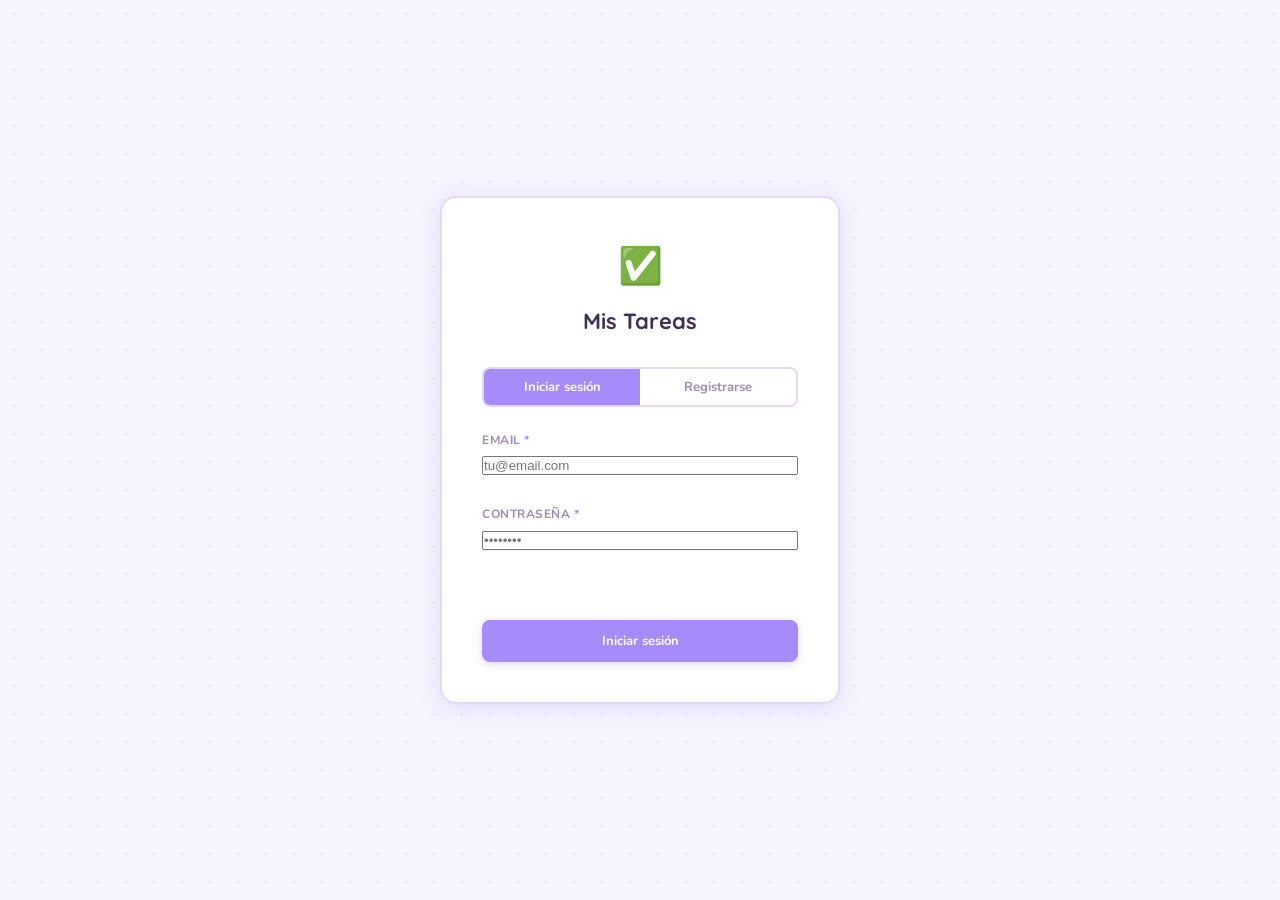
<file: frontend/index.html>
<!DOCTYPE html>
<html lang="es">
<head>
    <meta charset="UTF-8" />
    <meta name="viewport" content="width=device-width, initial-scale=1.0" />
    <title>Gestor de Tareas</title>
    <link rel="preconnect" href="https://fonts.googleapis.com" />
    <link rel="preconnect" href="https://fonts.gstatic.com" crossorigin />
    <link href="https://fonts.googleapis.com/css2?family=Nunito:wght@400;500;600;700;800&family=Quicksand:wght@400;500;600;700&display=swap" rel="stylesheet" />
    <link rel="stylesheet" href="style.css" />
</head>
<body>

    <div class="bg-dots"></div>

    <header>
        <div class="header-inner">
            <div class="logo">
                <span class="logo-icon">✅</span>
                <span class="logo-text">Mis Tareas</span>
            </div>
            <div class="header-meta">
                <span class="api-status" id="apiStatus">● conectando...</span>
                <button class="btn-logout" id="btnLogout">Cerrar sesión</button>
            </div>
        </div>
    </header>

    <main>
        <section class="topbar">
            <div class="stats" id="statsBar">
                <span class="stat-chip active" data-filter="all">todas <em id="countAll">0</em></span>
                <span class="stat-chip" data-filter="PENDING">pendientes <em id="countPending">0</em></span>
                <span class="stat-chip" data-filter="IN_PROGRESS">en progreso <em id="countInProgress">0</em></span>
                <span class="stat-chip" data-filter="DONE">completadas <em id="countDone">0</em></span>
            </div>
            <div class="filters">
                <select id="filterPriority" class="filter-select">
                    <option value="">todas las prioridades</option>
                    <option value="HIGH">🔴 alta</option>
                    <option value="MEDIUM">🟡 media</option>
                    <option value="LOW">🟢 baja</option>
                </select>
                <select id="filterCategory" class="filter-select">
                    <option value="">todas las categorías</option>
                </select>
                <select id="sortOrder" class="filter-select">
                    <option value="">ordenar por...</option>
                    <option value="priority">prioridad (alta primero)</option>
                    <option value="dueDate">fecha límite (más próxima)</option>
                    <option value="status">estado</option>
                    <option value="recent">más reciente primero</option>
                </select>
                <button class="btn-new" id="btnOpenModal">+ nueva tarea</button>
            </div>
        </section>

        <section class="task-grid" id="taskGrid">
            <div class="empty-state" id="emptyState">
                <p class="empty-icon">🌸</p>
                <p>No hay tareas todavía. ¡Creá una!</p>
            </div>
        </section>
    </main>

    <!-- Modal crear/editar tarea -->
    <div class="modal-overlay" id="modalOverlay">
        <div class="modal">
            <div class="modal-header">
                <h2 id="modalTitle">Nueva tarea</h2>
                <button class="modal-close" id="btnCloseModal">✕</button>
            </div>
            <div class="modal-body">
                <input type="hidden" id="taskId" />

                <div class="field">
                    <label for="taskTitle">Título <span class="required">*</span></label>
                    <input type="text" id="taskTitle" placeholder="¿Qué hay que hacer?" maxlength="255" />
                </div>

                <div class="field">
                    <label for="taskDescription">Descripción</label>
                    <textarea id="taskDescription" placeholder="Agregá más detalles..." rows="3"></textarea>
                </div>

                <div class="field-row">
                    <div class="field">
                        <label for="taskPriority">Prioridad <span class="required">*</span></label>
                        <select id="taskPriority">
                            <option value="LOW">🟢 Baja</option>
                            <option value="MEDIUM" selected>🟡 Media</option>
                            <option value="HIGH">🔴 Alta</option>
                        </select>
                    </div>
                    <div class="field">
                        <label for="taskStatus">Estado</label>
                        <select id="taskStatus">
                            <option value="PENDING">Pendiente</option>
                            <option value="IN_PROGRESS">En progreso</option>
                            <option value="DONE">Completada</option>
                        </select>
                    </div>
                </div>

                <div class="field-row">
                    <div class="field">
                        <label for="taskCategory">Categoría</label>
                        <select id="taskCategory">
                            <option value="">Sin categoría</option>
                        </select>
                    </div>
                    <div class="field">
                        <label for="taskDueDate">Fecha límite</label>
                        <input type="date" id="taskDueDate" />
                    </div>
                </div>

                <div class="error-msg" id="formError"></div>

                <div class="modal-actions">
                    <button class="btn-cancel" id="btnCancel">Cancelar</button>
                    <button class="btn-save" id="btnSave">Guardar tarea</button>
                </div>
            </div>
        </div>
    </div>

    <!-- Modal comentarios -->
    <div class="modal-overlay" id="commentsOverlay">
        <div class="modal modal-comments">
            <div class="modal-header">
                <h2 id="commentModalTitle">Comentarios</h2>
                <button class="modal-close" id="btnCloseComments">✕</button>
            </div>
            <div class="modal-body">
                <div class="comments-list" id="commentsList">
                    <p class="no-comments">No hay comentarios todavía.</p>
                </div>
                <div class="comment-input-area">
                    <textarea id="newCommentContent" placeholder="Escribí un comentario..." rows="2"></textarea>
                    <button class="btn-save" id="btnAddComment">Agregar</button>
                </div>
            </div>
        </div>
    </div>

    <!-- Modal confirmar eliminación -->
    <div class="modal-overlay" id="deleteOverlay">
        <div class="modal modal-sm">
            <div class="modal-header">
                <h2>¿Eliminar tarea?</h2>
                <button class="modal-close" id="btnCloseDelete">✕</button>
            </div>
            <div class="modal-body">
                <p class="confirm-text">Esta acción no se puede deshacer.</p>
                <div class="modal-actions">
                    <button class="btn-cancel" id="btnCancelDelete">Cancelar</button>
                    <button class="btn-delete" id="btnConfirmDelete">Eliminar</button>
                </div>
            </div>
        </div>
    </div>

    <script src="app.js"></script>
</body>
</html>
</file>
<file: frontend/style.css>
/* VARIABLES & RESET */
:root {
    --bg:         #f7f3ff;
    --surface:    #ffffff;
    --surface-2:  #f0ebff;
    --border:     #e2d9f3;
    --border-h:   #c4b0e8;
    --text:       #3d3050;
    --muted:      #9b8bb5;
    --accent:     #a78bfa;
    --accent-dark:#7c5cbf;
    --accent-soft:#ede9fe;
    --red:        #f87171;
    --red-soft:   #fee2e2;
    --yellow:     #fbbf24;
    --yellow-soft:#fef9c3;
    --green:      #34d399;
    --green-soft: #d1fae5;
    --pink:       #f9a8d4;
    --radius:     12px;
    --radius-sm:  8px;
    --sans:       'Nunito', sans-serif;
    --display:    'Quicksand', sans-serif;
    --shadow:     0 2px 12px rgba(167,139,250,.15);
    --shadow-h:   0 4px 20px rgba(167,139,250,.25);
}

*, *::before, *::after { box-sizing: border-box; margin: 0; padding: 0; }

body {
    background: var(--bg);
    color: var(--text);
    font-family: var(--sans);
    font-size: 14px;
    line-height: 1.6;
    min-height: 100vh;
    overflow-x: hidden;
}

/* Fondo */
.bg-dots {
    position: fixed;
    inset: 0;
    background-image: radial-gradient(circle, #c4b0e8 1px, transparent 1px);
    background-size: 28px 28px;
    opacity: .35;
    pointer-events: none;
    z-index: 0;
}

/* HEADER */
header {
    position: sticky;
    top: 0;
    z-index: 100;
    border-bottom: 1px solid var(--border);
    background: rgba(247,243,255,.85);
    backdrop-filter: blur(12px);
}

.header-inner {
    max-width: 1000px;
    margin: 0 auto;
    padding: 14px 24px;
    display: flex;
    align-items: center;
    justify-content: space-between;
}

.logo {
    display: flex;
    align-items: center;
    gap: 10px;
    font-family: var(--display);
    font-size: 20px;
    font-weight: 700;
    color: var(--text);
}

.logo-icon { font-size: 22px; }

.api-status {
    font-size: 12px;
    font-weight: 600;
    color: var(--muted);
    transition: color .3s;
}

.api-status.online  { color: var(--green); }
.api-status.offline { color: var(--red); }

/* MAIN LAYOUT */
main {
    position: relative;
    z-index: 1;
    max-width: 1000px;
    margin: 0 auto;
    padding: 32px 24px 80px;
}

/* TOPBAR */
.topbar {
    display: flex;
    align-items: center;
    justify-content: space-between;
    flex-wrap: wrap;
    gap: 16px;
    margin-bottom: 28px;
}

.stats {
    display: flex;
    gap: 8px;
    flex-wrap: wrap;
}

.stat-chip {
    font-size: 13px;
    font-weight: 600;
    padding: 6px 14px;
    border: 2px solid var(--border);
    border-radius: 999px;
    cursor: pointer;
    color: var(--muted);
    background: var(--surface);
    transition: all .2s;
    user-select: none;
}

.stat-chip em {
    font-style: normal;
    background: var(--surface-2);
    padding: 1px 7px;
    border-radius: 999px;
    margin-left: 5px;
    font-size: 12px;
    color: var(--accent-dark);
}

.stat-chip:hover,
.stat-chip.active {
    border-color: var(--accent);
    color: var(--accent-dark);
    background: var(--accent-soft);
}

.filters {
    display: flex;
    gap: 10px;
    align-items: center;
}

.filter-select {
    background: var(--surface);
    border: 2px solid var(--border);
    color: var(--text);
    padding: 7px 12px;
    border-radius: var(--radius-sm);
    font-family: var(--sans);
    font-size: 13px;
    font-weight: 600;
    cursor: pointer;
    outline: none;
    transition: border-color .2s;
}

.filter-select:hover { border-color: var(--accent); }

.btn-new {
    background: var(--accent);
    color: #fff;
    border: none;
    padding: 9px 20px;
    border-radius: var(--radius-sm);
    font-family: var(--sans);
    font-size: 13px;
    font-weight: 700;
    cursor: pointer;
    transition: background .2s, transform .1s, box-shadow .2s;
    box-shadow: 0 2px 8px rgba(167,139,250,.4);
}

.btn-new:hover  { background: var(--accent-dark); box-shadow: var(--shadow-h); }
.btn-new:active { transform: scale(.97); }

/* TASK GRID */
.task-grid {
    display: grid;
    grid-template-columns: repeat(auto-fill, minmax(280px, 1fr));
    gap: 16px;
}

.empty-state {
    grid-column: 1 / -1;
    text-align: center;
    padding: 80px 20px;
    color: var(--muted);
    font-weight: 600;
}

.empty-icon {
    font-size: 40px;
    margin-bottom: 12px;
}

/* Tarjeta de tarea */
.task-card {
    background: var(--surface);
    border: 2px solid var(--border);
    border-radius: var(--radius);
    padding: 20px;
    display: flex;
    flex-direction: column;
    gap: 12px;
    transition: border-color .2s, transform .15s, box-shadow .2s;
    animation: fadeIn .25s ease;
    box-shadow: var(--shadow);
}

.task-card:hover {
    border-color: var(--accent);
    transform: translateY(-3px);
    box-shadow: var(--shadow-h);
}

/* Borde superior según prioridad */
.task-card.priority-HIGH   { border-top: 4px solid var(--red); }
.task-card.priority-MEDIUM { border-top: 4px solid var(--yellow); }
.task-card.priority-LOW    { border-top: 4px solid var(--green); }

.card-header {
    display: flex;
    justify-content: space-between;
    align-items: flex-start;
    gap: 8px;
}

.task-title {
    font-family: var(--display);
    font-size: 15px;
    font-weight: 700;
    line-height: 1.3;
    flex: 1;
    color: var(--text);
}

.task-card.status-DONE .task-title {
    text-decoration: line-through;
    color: var(--muted);
}

.card-actions {
    display: flex;
    gap: 6px;
    flex-shrink: 0;
}

.btn-icon {
    background: var(--surface-2);
    border: 2px solid var(--border);
    color: var(--muted);
    width: 30px;
    height: 30px;
    border-radius: var(--radius-sm);
    cursor: pointer;
    display: flex;
    align-items: center;
    justify-content: center;
    font-size: 13px;
    transition: all .2s;
}

.btn-icon:hover     { border-color: var(--accent); color: var(--accent-dark); background: var(--accent-soft); }
.btn-icon.del:hover { border-color: var(--red); color: var(--red); background: var(--red-soft); }

.task-desc {
    font-size: 13px;
    color: var(--muted);
    line-height: 1.5;
}

.card-footer {
    display: flex;
    justify-content: space-between;
    align-items: center;
    margin-top: auto;
}

.badge {
    font-size: 11px;
    font-weight: 700;
    padding: 3px 10px;
    border-radius: 999px;
    text-transform: uppercase;
    letter-spacing: .4px;
}

.badge-status-PENDING     { background: var(--surface-2); color: var(--muted); }
.badge-status-IN_PROGRESS { background: var(--yellow-soft); color: #92650a; }
.badge-status-DONE        { background: var(--green-soft); color: #065f46; }

.due-date {
    font-size: 12px;
    font-weight: 600;
    color: var(--muted);
}

.due-date.overdue { color: var(--red); }

@keyframes fadeIn {
    from { opacity: 0; transform: translateY(8px); }
    to   { opacity: 1; transform: translateY(0); }
}

/* MODAL */
.modal-overlay {
    display: none;
    position: fixed;
    inset: 0;
    background: rgba(61,48,80,.4);
    backdrop-filter: blur(6px);
    z-index: 200;
    align-items: center;
    justify-content: center;
    padding: 20px;
}

.modal-overlay.open { display: flex; }

.modal {
    background: var(--surface);
    border: 2px solid var(--border);
    border-radius: 16px;
    width: 100%;
    max-width: 480px;
    box-shadow: 0 8px 40px rgba(167,139,250,.25);
    animation: slideUp .2s ease;
}

.modal-sm { max-width: 360px; }

@keyframes slideUp {
    from { opacity: 0; transform: translateY(20px); }
    to   { opacity: 1; transform: translateY(0); }
}

.modal-header {
    display: flex;
    justify-content: space-between;
    align-items: center;
    padding: 22px 24px 0;
}

.modal-header h2 {
    font-family: var(--display);
    font-size: 20px;
    font-weight: 700;
    color: var(--text);
}

.modal-close {
    background: var(--surface-2);
    border: 2px solid var(--border);
    color: var(--muted);
    font-size: 14px;
    cursor: pointer;
    width: 32px;
    height: 32px;
    display: flex;
    align-items: center;
    justify-content: center;
    border-radius: var(--radius-sm);
    transition: all .2s;
}

.modal-close:hover { border-color: var(--accent); color: var(--accent-dark); }

.modal-body {
    padding: 20px 24px 24px;
    display: flex;
    flex-direction: column;
    gap: 16px;
}

.field { display: flex; flex-direction: column; gap: 6px; }
.field-row { display: grid; grid-template-columns: 1fr 1fr; gap: 12px; }

label {
    font-size: 12px;
    font-weight: 700;
    color: var(--muted);
    text-transform: uppercase;
    letter-spacing: .5px;
}

.required { color: var(--accent); }

input[type="text"],
input[type="date"],
textarea,
select {
    background: var(--bg);
    border: 2px solid var(--border);
    color: var(--text);
    padding: 10px 12px;
    border-radius: var(--radius-sm);
    font-family: var(--sans);
    font-size: 14px;
    font-weight: 500;
    outline: none;
    transition: border-color .2s, box-shadow .2s;
    width: 100%;
}

input:focus, textarea:focus, select:focus {
    border-color: var(--accent);
    box-shadow: 0 0 0 3px rgba(167,139,250,.2);
}

textarea { resize: vertical; }

.error-msg {
    font-size: 12px;
    font-weight: 600;
    color: var(--red);
    min-height: 18px;
}

.modal-actions {
    display: flex;
    gap: 10px;
    justify-content: flex-end;
}

.btn-cancel {
    background: var(--surface-2);
    border: 2px solid var(--border);
    color: var(--muted);
    padding: 9px 18px;
    border-radius: var(--radius-sm);
    font-family: var(--sans);
    font-size: 13px;
    font-weight: 700;
    cursor: pointer;
    transition: all .2s;
}

.btn-cancel:hover { border-color: var(--accent); color: var(--accent-dark); }

.btn-save {
    background: var(--accent);
    color: #fff;
    border: none;
    padding: 9px 20px;
    border-radius: var(--radius-sm);
    font-family: var(--sans);
    font-size: 13px;
    font-weight: 700;
    cursor: pointer;
    transition: background .2s;
    box-shadow: 0 2px 8px rgba(167,139,250,.35);
}

.btn-save:hover    { background: var(--accent-dark); }
.btn-save:disabled { opacity: .5; cursor: not-allowed; }

.btn-delete {
    background: var(--red);
    color: #fff;
    border: none;
    padding: 9px 20px;
    border-radius: var(--radius-sm);
    font-family: var(--sans);
    font-size: 13px;
    font-weight: 700;
    cursor: pointer;
    transition: opacity .2s;
}

.btn-delete:hover { opacity: .85; }

.confirm-text {
    color: var(--muted);
    font-size: 13px;
    font-weight: 500;
}

/* RESPONSIVE */
@media (max-width: 600px) {
    .topbar { flex-direction: column; align-items: flex-start; }
    .field-row { grid-template-columns: 1fr; }
}

.btn-logout {
    background: none;
    border: 2px solid var(--border);
    color: var(--muted);
    padding: 6px 14px;
    border-radius: var(--radius-sm);
    font-family: var(--sans);
    font-size: 12px;
    font-weight: 700;
    cursor: pointer;
    transition: all .2s;
    margin-left: 12px;
}

.btn-logout:hover {
    border-color: var(--red);
    color: var(--red);
}
</file>
